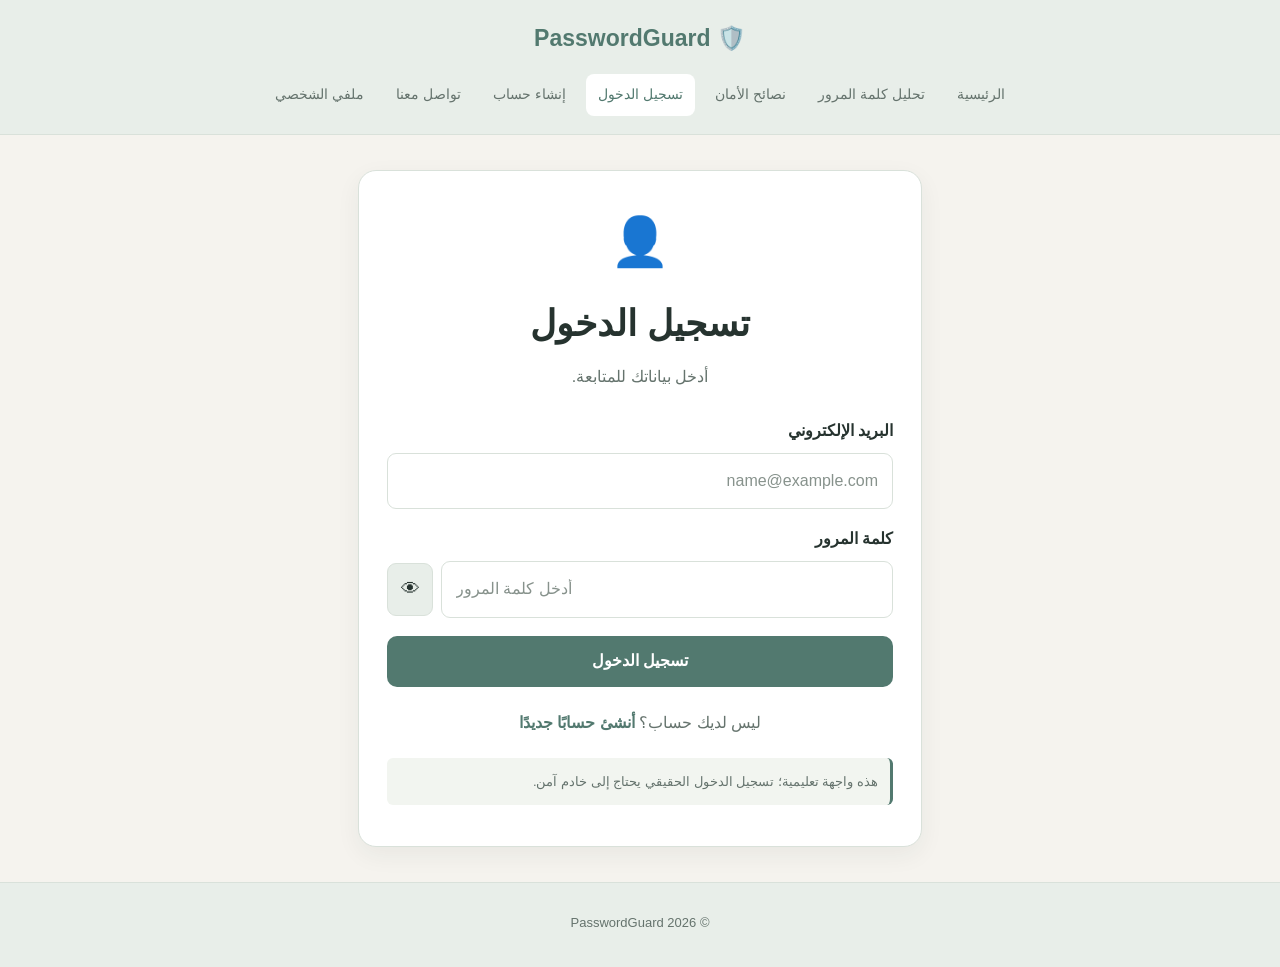
<file: index.html>
<!DOCTYPE html>
<html lang="ar" dir="rtl">
<head>
    <meta charset="UTF-8">
    <meta name="viewport" content="width=device-width, initial-scale=1.0">
    <title>الرئيسية | PasswordGuard</title>
    <link rel="stylesheet" href="css/style.css">
</head>
<body class="home-page">

    <header class="site-header">
        <a class="logo" href="index.html">🛡️ PasswordGuard</a>

        <nav class="navbar">
            <a class="active" href="index.html">الرئيسية</a>
            <a href="analyze.html">تحليل كلمة المرور</a>
            <a href="tips.html">نصائح الأمان</a>
            <a href="login.html">تسجيل الدخول</a>
            <a href="register.html">إنشاء حساب</a>
            <a href="contact.html">تواصل معنا</a>
          <a href="profile.html" class="">ملفي الشخصي</a>
     
        </nav>
    </header>

    <main class="hero">
        <div class="hero-icon">🔐</div>
        <p class="eyebrow">حمايتك الرقمية تبدأ من هنا</p>

        <h1>مرحباً بك في <span>PasswordGuard</span></h1>

        <p class="hero-text">
            اكتشف مدى قوة كلمة مرورك وتعلّم كيف تحمي حساباتك
            من كلمات المرور الضعيفة والتخمين.
        </p>

        <div class="hero-actions">
            <a class="btn btn-primary" href="analyze.html">
                حلّل كلمة مرورك
            </a>
            <a class="btn btn-outline" href="tips.html">
                تعرّف على نصائح الأمان
            </a>
        </div>

        <section class="feature-grid">
            <article class="feature-card">
                <div class="feature-icon">🔍</div>
                <h2>تحليل القوة</h2>
                <p>تعرّف على مستوى قوة كلمة المرور.</p>
            </article>

            <article class="feature-card">
                <div class="feature-icon">🛡️</div>
                <h2>حماية أفضل</h2>
                <p>تعلّم طرق إنشاء كلمات مرور آمنة.</p>
            </article>

            <article class="feature-card">
                <div class="feature-icon">📚</div>
                <h2>تعلّم الأمان</h2>
                <p>اكتسب عادات أفضل لحماية حساباتك.</p>
            </article>
        </section>
    </main>

    <footer class="site-footer">
        <p>© 2026 PasswordGuard - مشروع تعليمي لأمن كلمات المرور</p>
    </footer>

    <script src="js/script.js"></script>
</body>
</html>
</file>
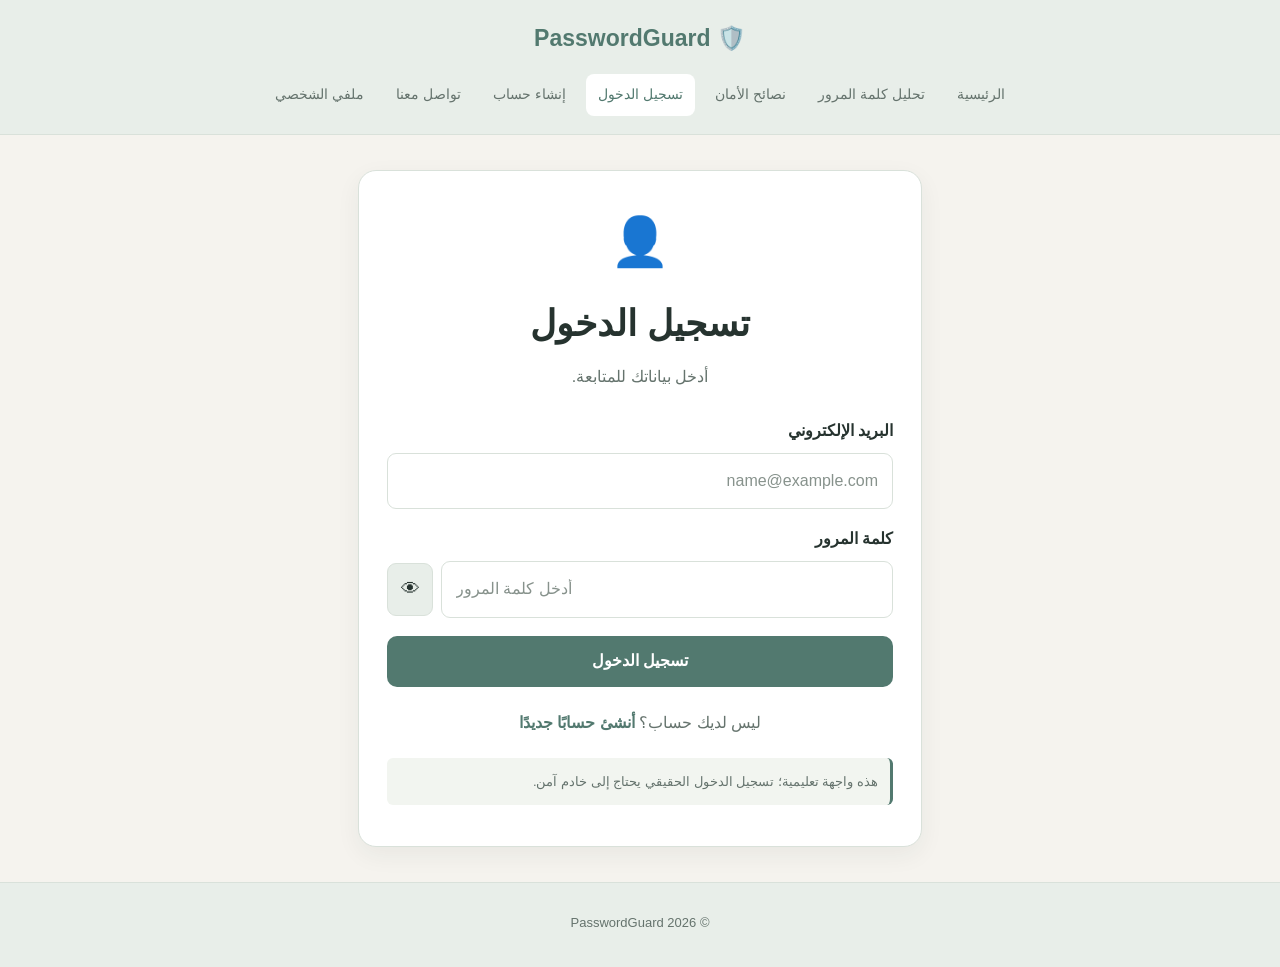
<file: analyze.html>
<!DOCTYPE html>
<html lang="ar" dir="rtl">
<head>
    <meta charset="UTF-8">
    <meta name="viewport" content="width=device-width, initial-scale=1.0">
    <title>تحليل كلمة المرور | PasswordGuard</title>
    <link rel="stylesheet" href="css/style.css">
</head>
<body class="analyze-page">

    <header class="site-header">
        <a class="logo" href="index.html">🛡️ PasswordGuard</a>
        <nav class="navbar">
            <a href="index.html">الرئيسية</a>
            <a class="active" href="analyze.html">تحليل كلمة المرور</a>
            <a href="tips.html">نصائح الأمان</a>
            <a href="login.html">تسجيل الدخول</a>
            <a href="register.html">إنشاء حساب</a>
            <a href="contact.html">تواصل معنا</a>
          <a href="profile.html" class="">ملفي الشخصي</a>
     
        </nav>
    </header>

    <main class="page-container">
        <section class="content-card analyzer-card">
            <div class="section-icon">🔐</div>
            <h1>تحليل أمن كلمة المرور</h1>
            <p class="muted">
                أدخل كلمة مرور تجريبية لتقييم قوتها ومعرفة كيفية تحسينها.
            </p>

            <form id="analyzer-form">
                <label for="password-input">كلمة المرور</label>

                <input
                    type="password"
                    id="password-input"
                    placeholder="اكتب كلمة مرور تجريبية"
                    autocomplete="off"
                    required
                >

                <label class="checkbox-label">
                    <input type="checkbox" id="show-password">
                    إظهار كلمة المرور
                </label>

                <button class="btn btn-primary full-width" type="submit">
                    تحليل كلمة المرور
                </button>
            </form>

            <section id="analysis-result" class="result-box" hidden aria-live="polite">
                <h2>نتيجة التحليل</h2>
                <p id="strength-label"></p>

                <div class="strength-track">
                    <div id="strength-bar" class="strength-bar"></div>
                </div>

                <ul id="analysis-feedback"></ul>
            </section>

            <p class="security-note">
                تنبيه: استخدم كلمة مرور تجريبية، ولا تدخل كلمة مرورك
                الحقيقية أو كلمة مرور حساب مهم.
            </p>
        </section>
    </main>

    <footer class="site-footer">
        <p>© 2026 PasswordGuard</p>
    </footer>

    <script src="js/script.js"></script>
</body>
</html>
</file>
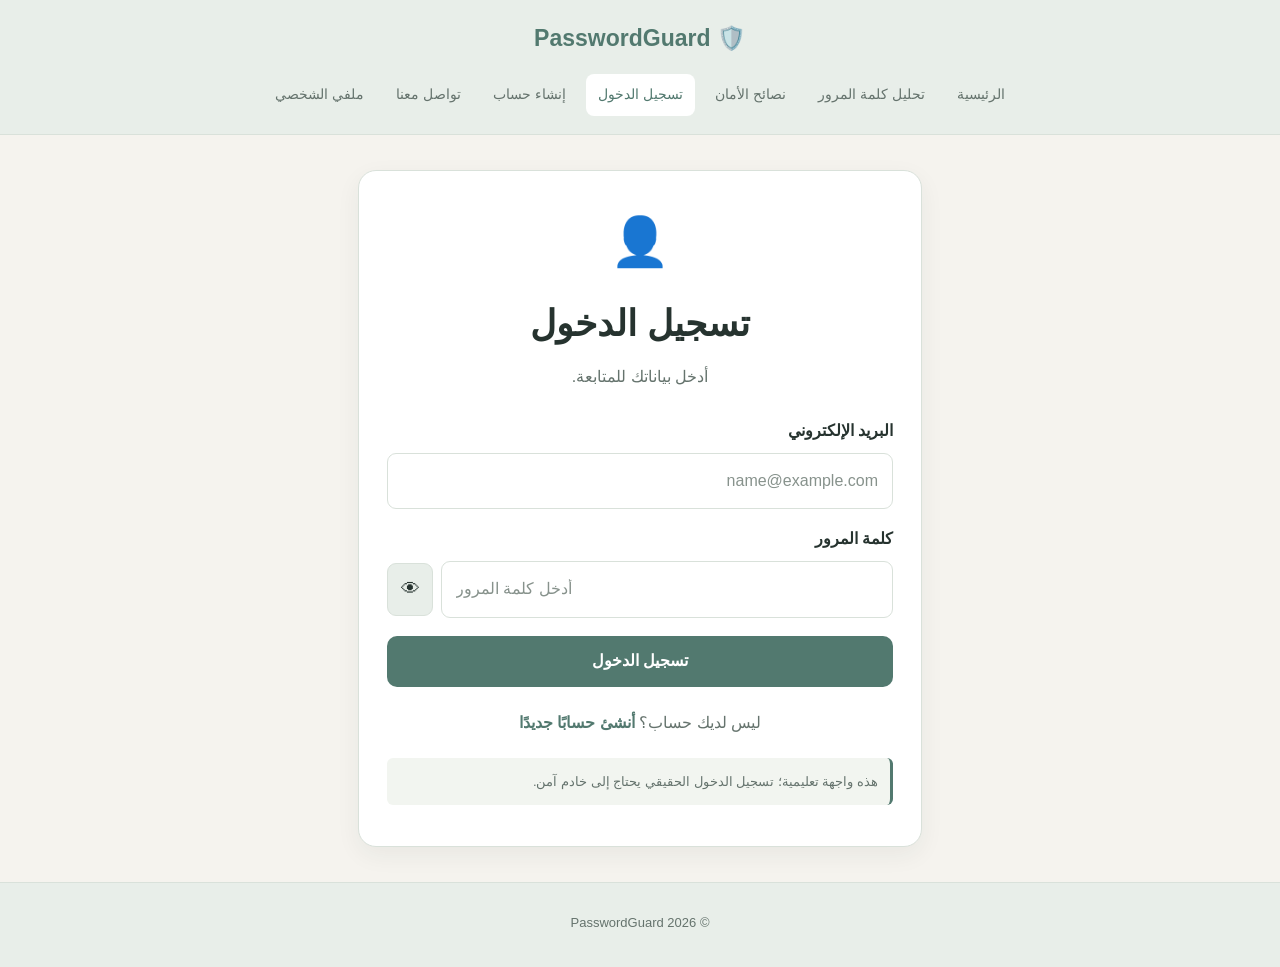
<file: contact.html>
<!DOCTYPE html>
<html lang="ar" dir="rtl">
<head>
    <meta charset="UTF-8">
    <meta name="viewport" content="width=device-width, initial-scale=1.0">
    <title>تواصل معنا | PasswordGuard</title>
    <link rel="stylesheet" href="css/style.css">
</head>
<body class="contact-page">

    <header class="site-header">
        <a class="logo" href="index.html">🛡️ PasswordGuard</a>
        <nav class="navbar">
            <a href="index.html">الرئيسية</a>
            <a href="analyze.html">تحليل كلمة المرور</a>
            <a href="tips.html">نصائح الأمان</a>
            <a href="login.html">تسجيل الدخول</a>
            <a href="register.html">إنشاء حساب</a>
            <a class="active" href="contact.html">تواصل معنا</a>
          <a href="profile.html" class="">ملفي الشخصي</a>
     
        </nav>
    </header>

    <main class="page-container narrow-container">
        <section class="content-card form-card">
            <div class="section-icon">✉️</div>
            <h1>تواصل معنا</h1>
            <p class="muted">
                لديك سؤال أو اقتراح حول المشروع؟ اكتب رسالتك هنا.
            </p>

            <form id="contact-form">
                <label for="contact-name">الاسم</label>
                <input
                    type="text"
                    id="contact-name"
                    placeholder="اكتب اسمك"
                    autocomplete="name"
                    required
                >

                <label for="contact-email">البريد الإلكتروني</label>
                <input
                    type="email"
                    id="contact-email"
                    placeholder="name@example.com"
                    autocomplete="email"
                    required
                >

                <label for="contact-subject">موضوع الرسالة</label>
                <input
                    type="text"
                    id="contact-subject"
                    placeholder="موضوع رسالتك"
                    required
                >

                <label for="contact-message">الرسالة</label>
                <textarea
                    id="contact-message"
                    rows="5"
                    placeholder="اكتب رسالتك هنا..."
                    required
                ></textarea>

                <button type="submit" class="btn btn-primary full-width">
                    إرسال الرسالة
                </button>

                <p id="contact-status" class="form-message" aria-live="polite"></p>
            </form>

            <p class="security-note">
                إرسال الرسالة فعليًا يحتاج إلى خدمة خلفية أو واجهة إرسال.
            </p>
        </section>
    </main>

    <footer class="site-footer">
        <p>© 2026 PasswordGuard</p>
    </footer>
<script src="js/script.js"></script>
</body>
</html>
</file>
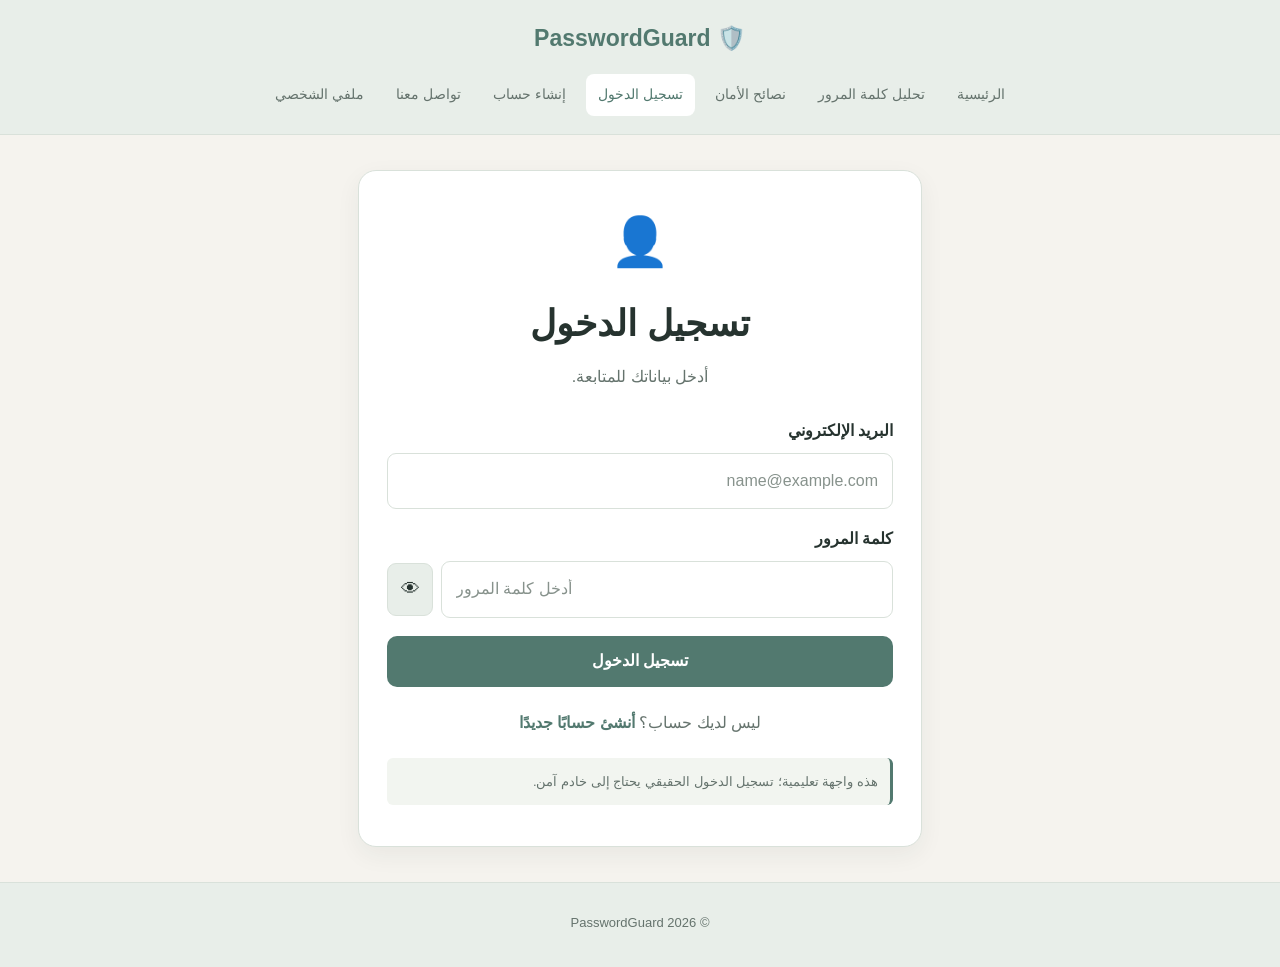
<file: login.html>
<!DOCTYPE html>
<html lang="ar" dir="rtl">
<head>
    <meta charset="UTF-8">
    <meta name="viewport" content="width=device-width, initial-scale=1.0">
    <title>تسجيل الدخول | PasswordGuard</title>
    <link rel="stylesheet" href="css/style.css">
</head>
<body class="login-page">

    <header class="site-header">
        <a class="logo" href="index.html">🛡️ PasswordGuard</a>
        <nav class="navbar">
            <a href="index.html">الرئيسية</a>
            <a href="analyze.html">تحليل كلمة المرور</a>
            <a href="tips.html">نصائح الأمان</a>
            <a class="active" href="login.html">تسجيل الدخول</a>
            <a href="register.html">إنشاء حساب</a>
            <a href="contact.html">تواصل معنا</a>
          <a href="profile.html" class="">ملفي الشخصي</a>
     
        </nav>
    </header>

    <main class="page-container narrow-container">
        <section class="content-card form-card">
            <div class="section-icon">👤</div>
            <h1>تسجيل الدخول</h1>
            <p class="muted">أدخل بياناتك للمتابعة.</p>

            <form id="login-form">
                <label for="login-email">البريد الإلكتروني</label>
                <input
                    type="email"
                    id="login-email"
                    placeholder="name@example.com"
                    autocomplete="email"
                    required
                >

                <label for="login-password">كلمة المرور</label>
                <input
                    type="password"
                    id="login-password"
                    placeholder="أدخل كلمة المرور"
                    autocomplete="current-password"
                    required
                >

                <button type="submit" class="btn btn-primary full-width">
                    تسجيل الدخول
                </button>

                <p id="login-message" class="form-message" aria-live="polite"></p>
            </form>

            <p class="form-bottom">
                ليس لديك حساب؟
                <a href="register.html">أنشئ حسابًا جديدًا</a>
            </p>

            <p class="security-note">
                هذه واجهة تعليمية؛ تسجيل الدخول الحقيقي يحتاج إلى خادم آمن.
            </p>
        </section>
    </main>

    <footer class="site-footer">
        <p>© 2026 PasswordGuard</p>
    </footer>
<script src="js/script.js"></script>
</body>
</html>
</file>
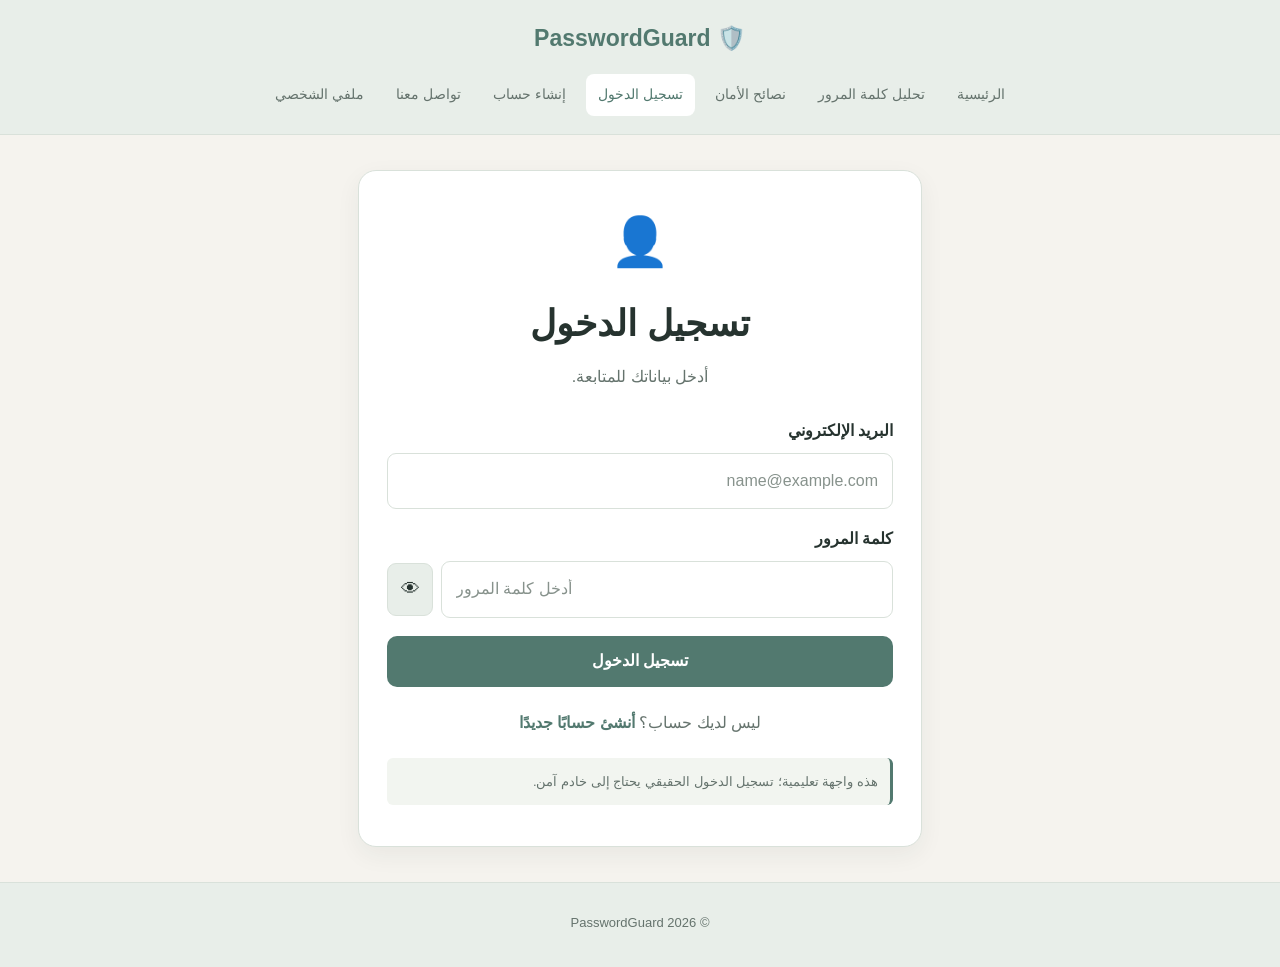
<file: profile.html>
<!DOCTYPE html>
<html lang="ar" dir="rtl">
<head>
    <meta charset="UTF-8">
    <meta name="viewport" content="width=device-width, initial-scale=1.0">
    <title>الملف الشخصي | PasswordGuard</title>
    <link rel="stylesheet" href="css/style.css">
    
</head>
<body>

    <header class="site-header">
        <a href="index.html" class="logo">🛡️ PasswordGuard</a>

        <nav class="navbar">
            <a href="index.html">الرئيسية</a>
            <a href="analyze.html">تحليل كلمة المرور</a>
            <a href="tips.html">نصائح الأمان</a>
            <a href="profile.html" class="active">ملفي الشخصي</a>
        </nav>
    </header>

    <main class="page-container profile-container">

        <div class="page-heading">
            <div class="section-icon">👤</div>
            <h1>الملف الشخصي</h1>
            <p class="muted">إدارة معلومات حسابك وإعدادات الأمان</p>
        </div>

        <section class="content-card profile-card">
            <div class="profile-avatar">👤</div>
            <h2 id="profile-heading">حسابي</h2>
            <p class="muted">معلومات الحساب</p>

            <form id="profile-form">

                <label for="profile-name">الاسم الكامل</label>
                <input
                    type="text"
                    id="profile-name"
                    placeholder="أدخل اسمك"
                    required
                    maxlength="80"
                >

                <label for="profile-email">البريد الإلكتروني</label>
                <input
                    type="email"
                    id="profile-email"
                    placeholder="example@email.com"
                    required
                >

                <p id="profile-message"
                   class="form-message"
                   role="status"
                   aria-live="polite"></p>

                <button type="submit" class="btn btn-primary full-width">
                    حفظ التعديلات
                </button>
            </form>
        </section>

        <section class="content-card profile-card">
            <h2>🔐 أمان الحساب</h2>
            <p class="muted">
                حافظ على أمان حسابك باستخدام كلمة مرور قوية.
            </p>

            <a href="change-password.html"
               class="btn btn-outline full-width">
                تغيير كلمة المرور
            </a>
        </section>

        <section class="content-card profile-card danger-card">
            <h2>حذف الحساب</h2>
            <p class="muted">
                حذف الحساب المحلي إجراء مهم. لن تتمكن من استخدام
                الحساب المحذوف لتسجيل الدخول مرة أخرى.
            </p>

            <button type="button"
                    id="delete-account-button"
                    class="btn btn-danger full-width">
                حذف حسابي نهائياً
            </button>

            <p id="delete-message"
               class="form-message"
               role="status"
               aria-live="polite"></p>
        </section>

    </main>

    <footer class="site-footer">
        <p>© 2026 PasswordGuard - حماية حسابك تبدأ منك</p>
    </footer>
<script src="js/script.js"></script>
</body>
</html>
</file>
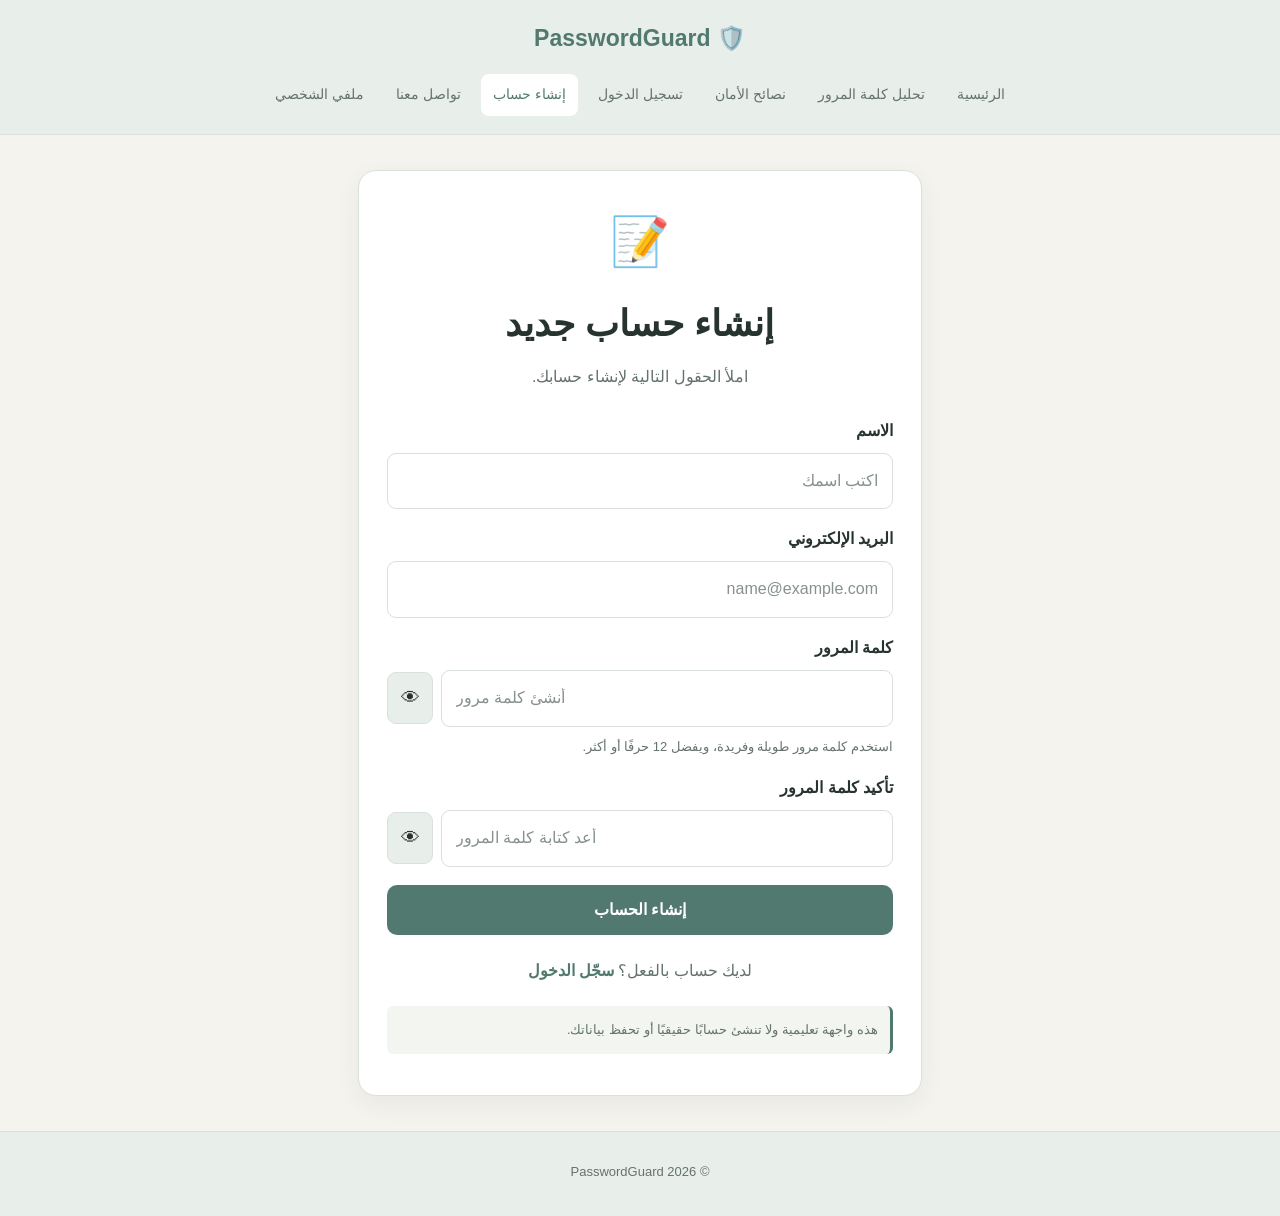
<file: register.html>
<!DOCTYPE html>
<html lang="ar" dir="rtl">
<head>
    <meta charset="UTF-8">
    <meta name="viewport" content="width=device-width, initial-scale=1.0">
    <title>إنشاء حساب | PasswordGuard</title>
    <link rel="stylesheet" href="css/style.css">
</head>
<body class="register-page">

    <header class="site-header">
        <a class="logo" href="index.html">🛡️ PasswordGuard</a>
        <nav class="navbar">
            <a href="index.html">الرئيسية</a>
            <a href="analyze.html">تحليل كلمة المرور</a>
            <a href="tips.html">نصائح الأمان</a>
            <a href="login.html">تسجيل الدخول</a>
            <a class="active" href="register.html">إنشاء حساب</a>
            <a href="contact.html">تواصل معنا</a>
          <a href="profile.html" class="">ملفي الشخصي</a>
     
        </nav>
    </header>

    <main class="page-container narrow-container">
        <section class="content-card form-card">
            <div class="section-icon">📝</div>
            <h1>إنشاء حساب جديد</h1>
            <p class="muted">املأ الحقول التالية لإنشاء حسابك.</p>

            <form id="register-form">
                <label for="register-name">الاسم</label>
                <input
                    type="text"
                    id="register-name"
                    placeholder="اكتب اسمك"
                    autocomplete="name"
                    required
                >

                <label for="register-email">البريد الإلكتروني</label>
                <input
                    type="email"
                    id="register-email"
                    placeholder="name@example.com"
                    autocomplete="email"
                    required
                >

                <label for="register-password">كلمة المرور</label>
                <input
                    type="password"
                    id="register-password"
                    placeholder="أنشئ كلمة مرور"
                    autocomplete="new-password"
                    minlength="12"
                    required
                >

                <p class="field-hint">
                    استخدم كلمة مرور طويلة وفريدة، ويفضل 12 حرفًا أو أكثر.
                </p>

                <label for="confirm-password">تأكيد كلمة المرور</label>
                <input
                    type="password"
                    id="confirm-password"
                    placeholder="أعد كتابة كلمة المرور"
                    autocomplete="new-password"
                    required
                >

                <button type="submit" class="btn btn-primary full-width">
                    إنشاء الحساب
                </button>

                <p id="register-message" class="form-message" aria-live="polite"></p>
            </form>

            <p class="form-bottom">
                لديك حساب بالفعل؟
                <a href="login.html">سجّل الدخول</a>
            </p>

            <p class="security-note">
                هذه واجهة تعليمية ولا تنشئ حسابًا حقيقيًا أو تحفظ بياناتك.
            </p>
        </section>
    </main>

    <footer class="site-footer">
        <p>© 2026 PasswordGuard</p>
    </footer>

<script src="js/script.js"></script> 
</body>
</html>
</file>
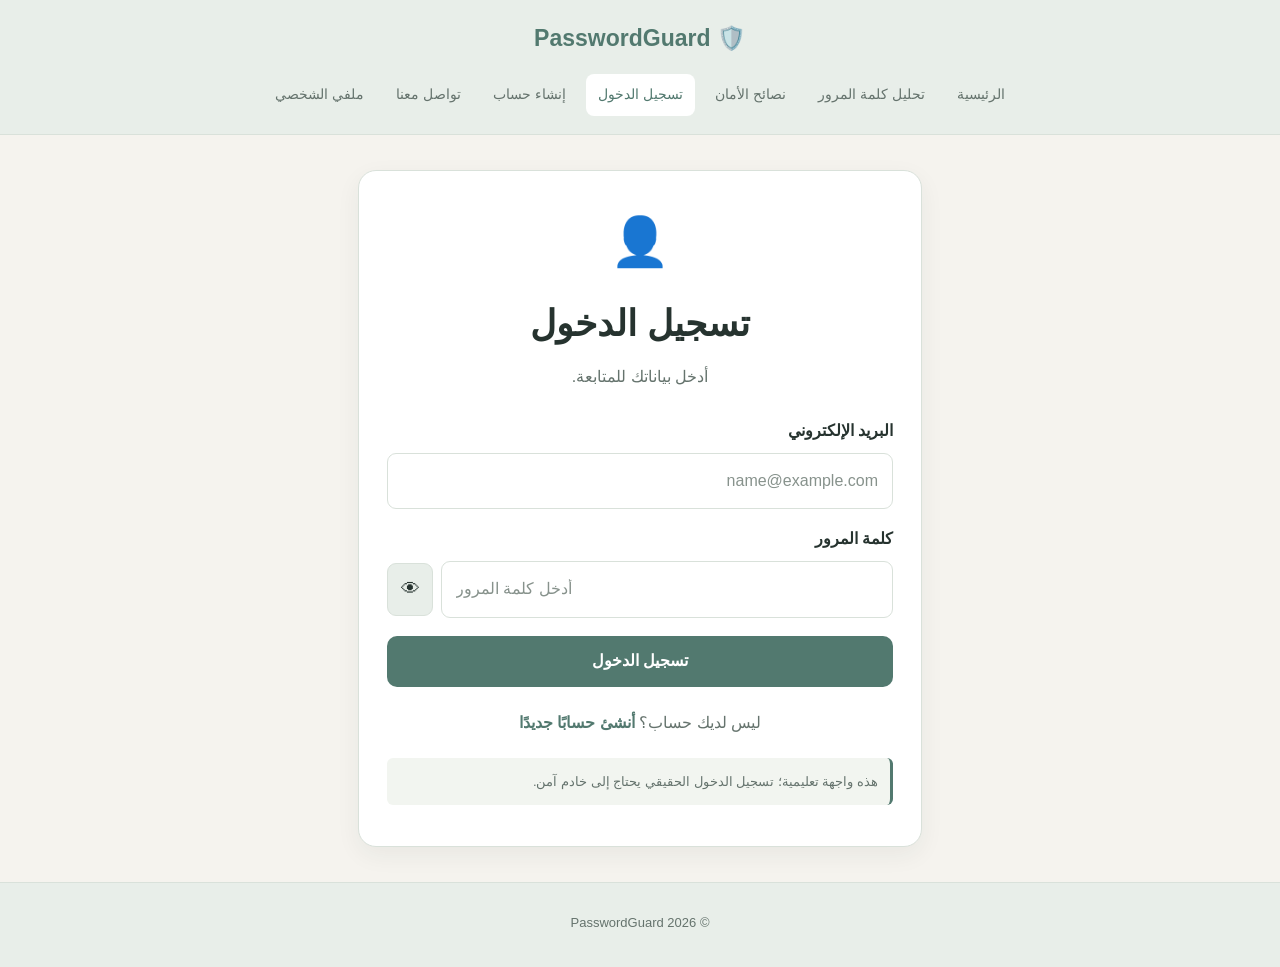
<file: tips.html>
<!DOCTYPE html>
<html lang="ar" dir="rtl">
<head>
    <meta charset="UTF-8">
    <meta name="viewport" content="width=device-width, initial-scale=1.0">
    <title>نصائح الأمان | PasswordGuard</title>
    <link rel="stylesheet" href="css/style.css">
</head>
<body class="tips-page">

    <header class="site-header">
        <a class="logo" href="index.html">🛡️ PasswordGuard</a>
        <nav class="navbar">
            <a href="index.html">الرئيسية</a>
            <a href="analyze.html">تحليل كلمة المرور</a>
            <a class="active" href="tips.html">نصائح الأمان</a>
            <a href="login.html">تسجيل الدخول</a>
            <a href="register.html">إنشاء حساب</a>
            <a href="contact.html">تواصل معنا</a>
          <a href="profile.html" class="">ملفي الشخصي</a>
     
        </nav>
    </header>

    <main class="page-container">
        <section class="page-heading">
            <div class="section-icon">🛡️</div>
            <h1>نصائح لحماية كلمات المرور</h1>
            <p class="muted">خطوات بسيطة تساعدك على حماية حساباتك الرقمية.</p>
        </section>

        <section class="tips-grid">
            <article class="content-card tip-card">
                <div class="feature-icon">🔑</div>
                <h2>استخدم كلمة مرور طويلة</h2>
                <p>اختر كلمة مرور طويلة يصعب تخمينها، ويفضل استخدام عبارة مرور مميزة.</p>
            </article>

            <article class="content-card tip-card">
                <div class="feature-icon">👤</div>
                <h2>تجنب المعلومات الشخصية</h2>
                <p>لا تعتمد على اسمك أو تاريخ ميلادك أو معلومات يسهل معرفتها عنك.</p>
            </article>

            <article class="content-card tip-card">
                <div class="feature-icon">♻️</div>
                <h2>لا تكرر كلمة المرور</h2>
                <p>استخدم كلمة مرور مختلفة لكل حساب حتى لا يتأثر الجميع عند اختراق حساب واحد.</p>
            </article>

            <article class="content-card tip-card">
                <div class="feature-icon">🔐</div>
                <h2>استخدم مدير كلمات المرور</h2>
                <p>يساعدك مدير كلمات المرور على إنشاء كلمات مرور فريدة وحفظها بأمان.</p>
            </article>

            <article class="content-card tip-card">
                <div class="feature-icon">📲</div>
                <h2>فعّل المصادقة متعددة العوامل</h2>
                <p>أضف وسيلة تحقق أخرى إلى حساباتك المهمة كلما توفرت.</p>
            </article>

            <article class="content-card tip-card">
                <div class="feature-icon">🚫</div>
                <h2>لا تشارك كلمة المرور</h2>
                <p>لا ترسل كلمات مرورك عبر الرسائل، وانتبه إلى المواقع والروابط المشبوهة.</p>
            </article>
        </section>

        <div class="center-action">
            <a href="analyze.html" class="btn btn-primary">جرّب تحليل كلمة المرور</a>
        </div>
    </main>

    <footer class="site-footer">
        <p>© 2026 PasswordGuard</p>
    </footer>
<script src="js/script.js"></script>
</body>
</html>
</file>
<file: css/style.css>
/* ========================================
   PasswordGuard - التنسيقات العامة
   ألوان طبيعية ومريحة للعين
======================================== */

:root {
    --bg: #F5F3EE;
    --surface: #FFFFFF;
    --surface-light: #E8EEE9;
    --primary: #52796F;
    --primary-hover: #3F6258;
    --text: #26332F;
    --muted: #65736D;
    --border: #D9E1DA;
    --danger: #B85C5C;
}

* {
    box-sizing: border-box;
}

html {
    scroll-behavior: smooth;
}

body {
    margin: 0;
    min-height: 100vh;
    display: flex;
    flex-direction: column;
    font-family: Arial, Tahoma, sans-serif;
    background: var(--bg);
    color: var(--text);
    line-height: 1.8;
}

a {
    color: var(--primary);
    text-decoration: none;
}

a:hover {
    color: var(--primary-hover);
}

button,
input,
textarea {
    font: inherit;
}

button,
.btn {
    -webkit-tap-highlight-color: transparent;
}

[hidden] {
    display: none !important;
}

/* ========================================
   رأس الموقع وشريط التنقل
======================================== */

.site-header {
    display: flex;
    flex-direction: column;
    align-items: center;
    gap: 15px;
    padding: 18px 5%;
    background: var(--surface-light);
    border-bottom: 1px solid var(--border);
}

.logo {
    color: var(--primary);
    font-size: 23px;
    font-weight: bold;
    white-space: nowrap;
}

.navbar {
    display: flex;
    justify-content: center;
    align-items: center;
    flex-wrap: wrap;
    gap: 8px;
}

.navbar a {
    color: var(--muted);
    font-size: 14px;
    padding: 8px 12px;
    border-radius: 8px;
    transition: 0.2s;
}

.navbar a:hover,
.navbar a.active {
    background: var(--surface);
    color: var(--primary);
}

/* ========================================
   العناوين والنصوص
======================================== */

h1,
h2,
h3 {
    line-height: 1.5;
}

h1 {
    font-size: clamp(25px, 5vw, 36px);
    margin: 12px 0;
}

h2 {
    font-size: 21px;
}

p {
    margin-top: 8px;
}

.muted {
    color: var(--muted);
}

.eyebrow {
    color: var(--primary);
    font-weight: bold;
}

/* ========================================
   الصفحة الرئيسية
======================================== */

.hero {
    width: 100%;
    max-width: 1050px;
    margin: 0 auto;
    padding: 55px 20px;
    text-align: center;
}

.hero-icon,
.section-icon {
    font-size: 48px;
}

.hero h1 span {
    color: var(--primary);
}

.hero-text {
    max-width: 650px;
    margin: 15px auto 25px;
    color: var(--muted);
    font-size: 17px;
}

.hero-actions {
    display: flex;
    justify-content: center;
    align-items: center;
    flex-wrap: wrap;
    gap: 12px;
    margin: 25px 0 40px;
}

.feature-grid {
    display: grid;
    grid-template-columns: repeat(3, minmax(0, 1fr));
    gap: 18px;
    margin-top: 40px;
}

.feature-card {
    padding: 22px 16px;
    background: var(--surface);
    border: 1px solid var(--border);
    border-radius: 15px;
    transition: transform 0.2s, box-shadow 0.2s;
}

.feature-card:hover {
    transform: translateY(-3px);
    box-shadow: 0 10px 20px rgba(38, 51, 47, 0.08);
}

.feature-icon {
    font-size: 32px;
}

.feature-card h2 {
    color: var(--primary);
}

.feature-card p {
    color: var(--muted);
}

/* ========================================
   الأزرار
======================================== */

.btn {
    display: inline-flex;
    justify-content: center;
    align-items: center;
    min-height: 46px;
    padding: 10px 20px;
    border: 1px solid transparent;
    border-radius: 10px;
    cursor: pointer;
    text-align: center;
    font-weight: bold;
    transition: background 0.2s, transform 0.2s;
}

.btn:hover {
    transform: translateY(-1px);
}

.btn-primary {
    background: var(--primary);
    color: #FFFFFF;
}

.btn-primary:hover {
    background: var(--primary-hover);
    color: #FFFFFF;
}

.btn-outline {
    background: transparent;
    border-color: var(--primary);
    color: var(--primary);
}

.btn-outline:hover {
    background: var(--surface-light);
    color: var(--primary-hover);
}

.full-width {
    width: 100%;
    margin-top: 18px;
}

/* ========================================
   الحاويات والبطاقات العامة
======================================== */

.page-container {
    width: 100%;
    max-width: 1000px;
    margin: 0 auto;
    padding: 35px 18px;
    flex: 1;
}

.narrow-container {
    max-width: 600px;
}

.content-card {
    background: var(--surface);
    border: 1px solid var(--border);
    border-radius: 18px;
    padding: 28px;
    box-shadow: 0 8px 24px rgba(38, 51, 47, 0.06);
}

.page-heading {
    text-align: center;
    margin-bottom: 30px;
}

.center-action {
    text-align: center;
    margin-top: 30px;
}

/* ========================================
   صفحة نصائح الأمان
======================================== */

.tips-grid {
    display: grid;
    grid-template-columns: repeat(2, minmax(0, 1fr));
    gap: 18px;
}

.tip-card {
    padding: 22px;
}

.tip-card h2 {
    color: var(--primary);
}

.tip-card p {
    color: var(--muted);
}

/* ========================================
   النماذج: الدخول والتسجيل والتواصل
======================================== */

.form-card {
    text-align: right;
}

.form-card > .section-icon,
.form-card > h1,
.form-card > .muted {
    text-align: center;
}

form {
    margin-top: 25px;
}

label {
    display: block;
    margin: 16px 0 7px;
    font-weight: bold;
    color: var(--text);
}

input:not([type="checkbox"]),
textarea {
    display: block;
    width: 100%;
    padding: 13px 14px;
    color: var(--text);
    background: #FFFFFF;
    border: 1px solid var(--border);
    border-radius: 9px;
    outline: none;
    transition: border-color 0.2s, box-shadow 0.2s;
}

input:focus,
textarea:focus {
    border-color: var(--primary);
    box-shadow: 0 0 0 3px rgba(82, 121, 111, 0.12);
}

input::placeholder,
textarea::placeholder {
    color: #87928C;
}

textarea {
    resize: vertical;
    min-height: 120px;
}

.checkbox-label {
    display: flex;
    align-items: center;
    gap: 8px;
    font-weight: normal;
    color: var(--muted);
}

.checkbox-label input {
    width: 18px;
    height: 18px;
    accent-color: var(--primary);
}

.form-bottom {
    margin-top: 22px;
    text-align: center;
    color: var(--muted);
}

.form-bottom a {
    font-weight: bold;
}

.form-message {
    margin-top: 15px;
    text-align: center;
    font-weight: bold;
}

.field-hint,
.security-note {
    color: var(--muted);
    font-size: 13px;
}

.security-note {
    margin-top: 20px;
    padding: 12px;
    background: #F2F5F0;
    border-right: 3px solid var(--primary);
    border-radius: 6px;
}

/* ========================================
   رسائل النجاح والخطأ
======================================== */

.success-message {
    color: #356B50;
}

.error-message {
    color: var(--danger);
}

/* ========================================
   صفحة تحليل كلمة المرور
======================================== */

.analyzer-card {
    max-width: 650px;
    margin: 0 auto;
}

.analyzer-card > .section-icon,
.analyzer-card > h1,
.analyzer-card > .muted {
    text-align: center;
}

.result-box {
    margin-top: 25px;
    padding: 20px;
    background: #F7F8F5;
    border: 1px solid var(--border);
    border-radius: 12px;
}

.result-box h2 {
    color: var(--primary);
}

.strength-track {
    width: 100%;
    height: 12px;
    overflow: hidden;
    background: #E1E7E1;
    border-radius: 20px;
}

.strength-bar {
    width: 0;
    height: 100%;
    background: var(--primary);
    border-radius: 20px;
    transition: width 0.3s ease;
}

#analysis-feedback {
    padding-right: 22px;
}

#analysis-feedback li {
    margin: 7px 0;
}

/* ========================================
   تذييل الموقع
======================================== */

.site-footer {
    margin-top: auto;
    padding: 20px 15px;
    text-align: center;
    color: var(--muted);
    background: var(--surface-light);
    border-top: 1px solid var(--border);
    font-size: 13px;
}

/* ========================================
   التوافق مع شاشات الهاتف
======================================== */

@media (max-width: 650px) {
    .site-header {
        padding: 15px 10px;
    }

    .navbar {
        gap: 5px;
    }

    .navbar a {
        padding: 7px 9px;
        font-size: 12px;
    }

    .hero {
        padding: 35px 15px;
    }

    .feature-grid,
    .tips-grid {
        grid-template-columns: 1fr;
    }

    .content-card {
        padding: 20px 16px;
    }

    .hero-actions {
        flex-direction: column;
    }

    .hero-actions .btn {
        width: 100%;
    }

    .page-container {
        padding: 25px 12px;
    }
}


/* ========================================
   زر تسجيل الخروج
======================================== */

.logout-button {
    font-size: 13px;
    padding: 7px 12px;
    min-height: 38px;
    background: transparent;
    color: var(--danger);
    border-color: var(--danger);
}

.logout-button:hover {
    background: #F8EAE8;
    color: #8F4141;
}

/* ========================================
   إظهار وإخفاء كلمة المرور
======================================== */

.password-field {
    display: flex;
    align-items: center;
    gap: 8px;
    width: 100%;
}

.password-field input:not([type="checkbox"]) {
    flex: 1;
    width: 0;
    min-width: 0;
    margin: 0;
    direction: ltr;
}

.password-eye {
    flex-shrink: 0;
    min-width: 46px;
    min-height: 46px;
    padding: 8px;
    border: 1px solid var(--border);
    border-radius: 9px;
    background: var(--surface-light);
    color: var(--text);
    cursor: pointer;
    font-size: 19px;
    transition: background 0.2s;
}

.password-eye:hover {
    background: #DCE6DF;
}

.password-eye:focus-visible,
.logout-button:focus-visible {
    outline: 2px solid var(--primary);
    outline-offset: 3px;
}


/* ========================================
   صفحة الملف الشخصي
======================================== */

.profile-container {
    max-width: 720px;
}

.profile-card {
    margin-bottom: 22px;
}

.profile-avatar {
    width: 76px;
    height: 76px;
    margin: 0 auto 12px;
    display: flex;
    align-items: center;
    justify-content: center;
    background: var(--surface-light);
    border: 1px solid var(--border);
    border-radius: 50%;
    font-size: 36px;
}

.profile-card > h2,
.profile-card > .muted {
    text-align: center;
}

.profile-card form {
    margin-top: 20px;
}

.btn-danger {
    background: #B85C5C;
    color: #FFFFFF;
    border-color: #B85C5C;
}

.btn-danger:hover {
    background: #984747;
    color: #FFFFFF;
}

.danger-card {
    border-color: #E7C8C4;
}

#profile-message,
#delete-message {
    overflow-wrap: anywhere;
  }
</file>
